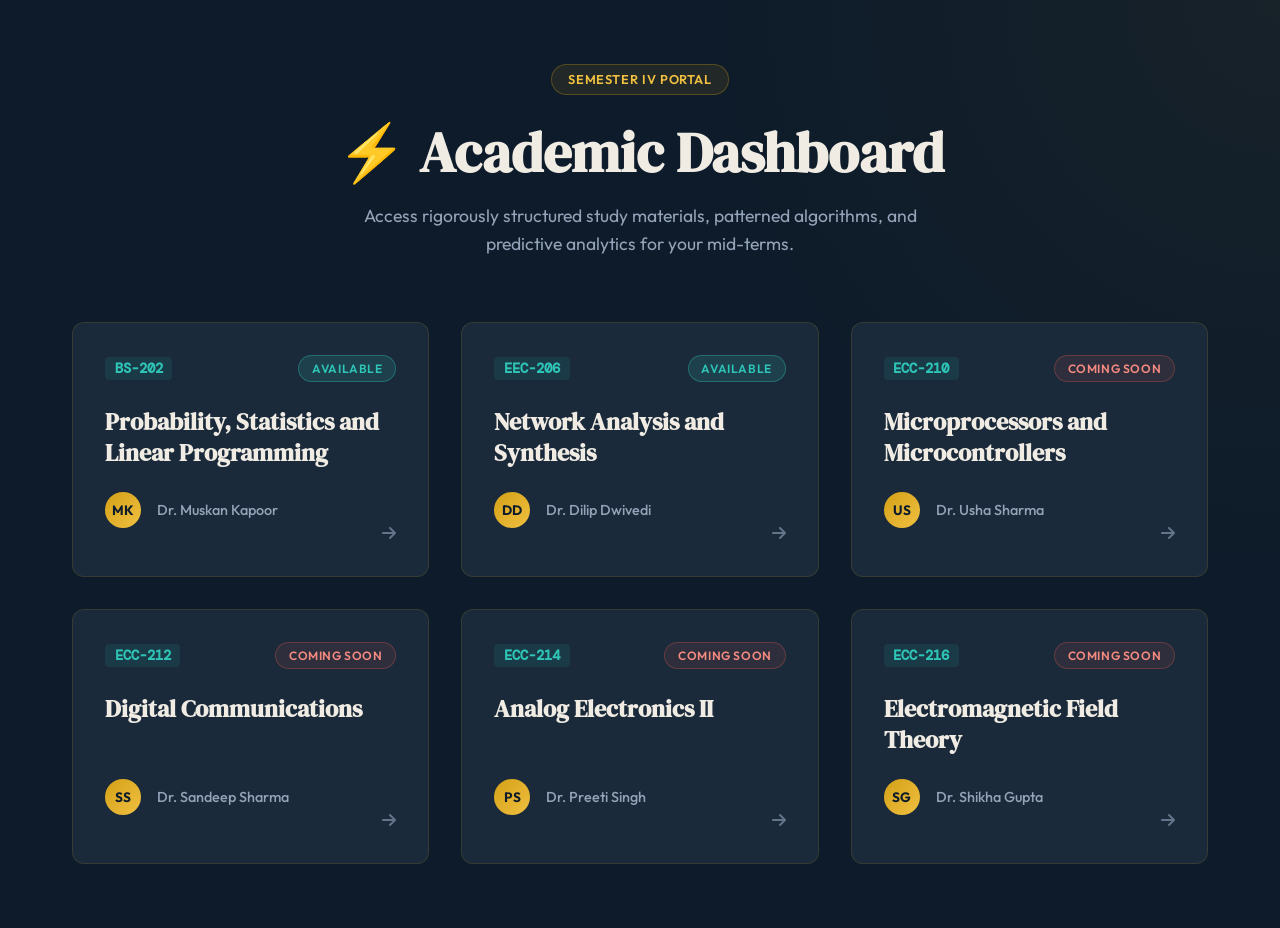
<file: index.html>
<!DOCTYPE html>
<html lang="en">

<head>
    <meta charset="UTF-8">
    <meta name="viewport" content="width=device-width, initial-scale=1.0">
    <script>
        if (location.protocol !== 'https:' && location.hostname.endsWith('surge.sh')) {
            location.replace(`https:${location.href.substring(location.protocol.length)}`);
        }
    </script>
    <title>Subject Portal | Exam Preparation</title>
    <!-- Dark Academia Fonts -->
    <link
        href="https://fonts.googleapis.com/css2?family=DM+Serif+Display:ital@0;1&family=DM+Mono:wght@400;500&family=Outfit:wght@300;400;500;600;700&display=swap"
        rel="stylesheet">
    <link rel="stylesheet" href="css/home.css">
    <!-- FontAwesome -->
    <link rel="stylesheet" href="https://cdnjs.cloudflare.com/ajax/libs/font-awesome/6.4.0/css/all.min.css">
</head>

<body>
    <div class="container">
        <header>
            <span class="title-badge">Semester IV Portal</span>
            <h1>⚡ Academic Dashboard</h1>
            <p class="subtitle">Access rigorously structured study materials, patterned algorithms, and predictive
                analytics for your mid-terms.</p>
        </header>

        <main class="subjects-grid">
            <!-- Subject 1: PSLP (Implemented) -->
            <a href="bs-202.html" class="subject-card">
                <div class="card-header">
                    <span class="paper-code">BS-202</span>
                    <span class="status-badge status-available">Available</span>
                </div>
                <h2 class="subject-title">Probability, Statistics and Linear Programming</h2>
                <div class="faculty-info">
                    <div class="faculty-avatar">MK</div>
                    <span class="faculty-name">Dr. Muskan Kapoor</span>
                </div>
                <i class="fa-solid fa-arrow-right hover-arrow"></i>
            </a>

            <!-- Subject 2: Network Analysis -->
            <a href="eec-206.html" class="subject-card">
                <div class="card-header">
                    <span class="paper-code">EEC-206</span>
                    <span class="status-badge status-available">Available</span>
                </div>
                <h2 class="subject-title">Network Analysis and Synthesis</h2>
                <div class="faculty-info">
                    <div class="faculty-avatar">DD</div>
                    <span class="faculty-name">Dr. Dilip Dwivedi</span>
                </div>
                <i class="fa-solid fa-arrow-right hover-arrow"></i>
            </a>

            <!-- Subject 3: Microprocessors -->
            <a href="coming-soon.html" class="subject-card">
                <div class="card-header">
                    <span class="paper-code">ECC-210</span>
                    <span class="status-badge status-upcoming">Coming Soon</span>
                </div>
                <h2 class="subject-title">Microprocessors and Microcontrollers</h2>
                <div class="faculty-info">
                    <div class="faculty-avatar">US</div>
                    <span class="faculty-name">Dr. Usha Sharma</span>
                </div>
                <i class="fa-solid fa-arrow-right hover-arrow"></i>
            </a>

            <!-- Subject 4: Digital Communications -->
            <a href="coming-soon.html" class="subject-card">
                <div class="card-header">
                    <span class="paper-code">ECC-212</span>
                    <span class="status-badge status-upcoming">Coming Soon</span>
                </div>
                <h2 class="subject-title">Digital Communications</h2>
                <div class="faculty-info">
                    <div class="faculty-avatar">SS</div>
                    <span class="faculty-name">Dr. Sandeep Sharma</span>
                </div>
                <i class="fa-solid fa-arrow-right hover-arrow"></i>
            </a>

            <!-- Subject 5: Analog Electronics II -->
            <a href="coming-soon.html" class="subject-card">
                <div class="card-header">
                    <span class="paper-code">ECC-214</span>
                    <span class="status-badge status-upcoming">Coming Soon</span>
                </div>
                <h2 class="subject-title">Analog Electronics II</h2>
                <div class="faculty-info">
                    <div class="faculty-avatar">PS</div>
                    <span class="faculty-name">Dr. Preeti Singh</span>
                </div>
                <i class="fa-solid fa-arrow-right hover-arrow"></i>
            </a>

            <!-- Subject 6: Electromagnetic Field Theory -->
            <a href="coming-soon.html" class="subject-card">
                <div class="card-header">
                    <span class="paper-code">ECC-216</span>
                    <span class="status-badge status-upcoming">Coming Soon</span>
                </div>
                <h2 class="subject-title">Electromagnetic Field Theory</h2>
                <div class="faculty-info">
                    <div class="faculty-avatar">SG</div>
                    <span class="faculty-name">Dr. Shikha Gupta</span>
                </div>
                <i class="fa-solid fa-arrow-right hover-arrow"></i>
            </a>
        </main>
    </div>
</body>

</html>
</file>
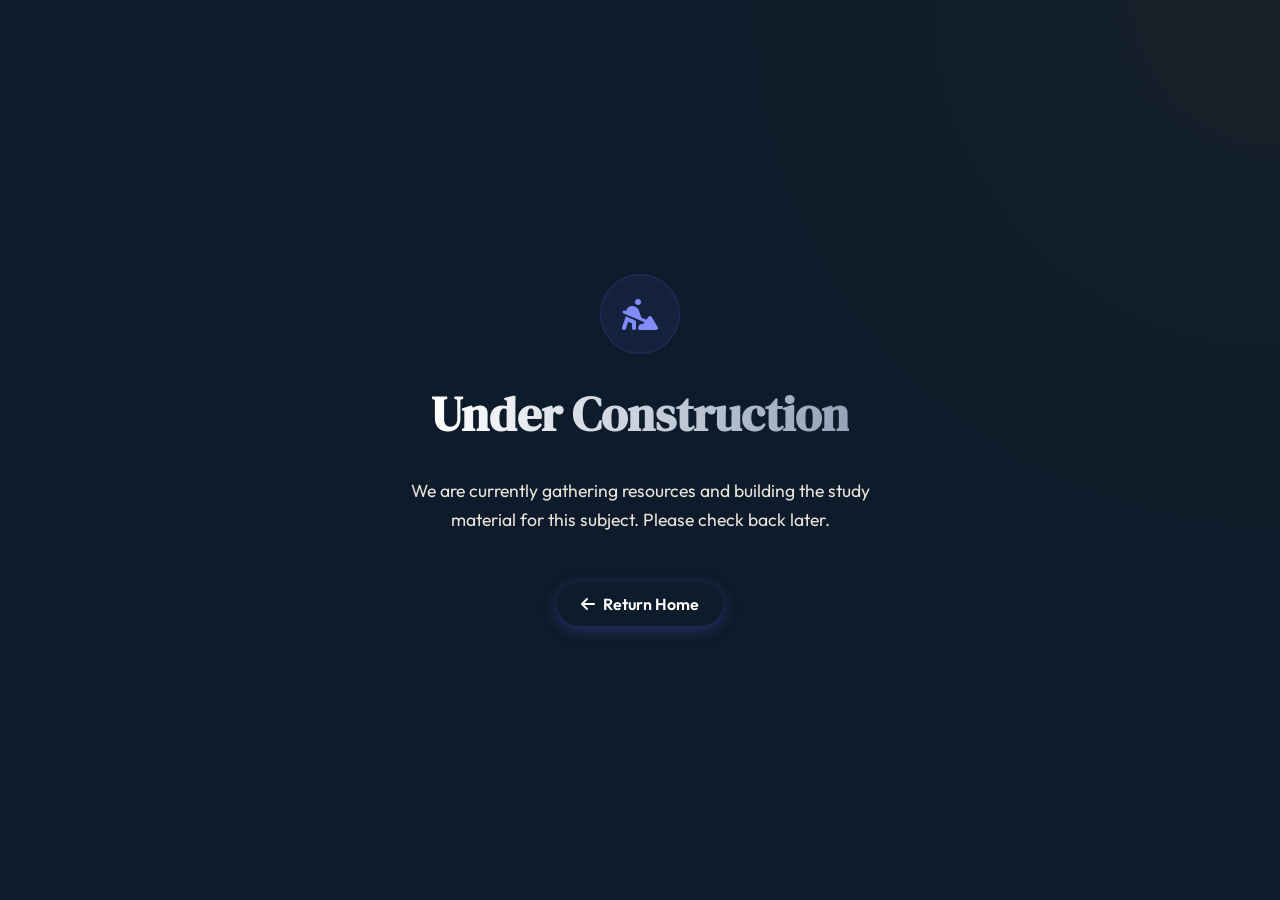
<file: coming-soon.html>
<!DOCTYPE html>
<html lang="en">

<head>
    <meta charset="UTF-8">
    <meta name="viewport" content="width=device-width, initial-scale=1.0">
    <script>
        if (location.protocol !== 'https:' && location.hostname.endsWith('surge.sh')) {
            location.replace(`https:${location.href.substring(location.protocol.length)}`);
        }
    </script>
    <title>Coming Soon | Subject Portal</title>
    <link
        href="https://fonts.googleapis.com/css2?family=DM+Serif+Display:ital@0;1&family=Outfit:wght@300;400;500;600;700&display=swap"
        rel="stylesheet">
    <link rel="stylesheet" href="css/home.css">
    <link rel="stylesheet" href="https://cdnjs.cloudflare.com/ajax/libs/font-awesome/6.4.0/css/all.min.css">
    <style>
        .coming-soon-container {
            flex-grow: 1;
            display: flex;
            flex-direction: column;
            align-items: center;
            justify-content: center;
            text-align: center;
            padding: 4rem 2rem;
            animation: fadeInDown 0.8s ease-out;
        }

        .icon-wrapper {
            width: 80px;
            height: 80px;
            background: rgba(99, 102, 241, 0.1);
            border-radius: 50%;
            display: flex;
            align-items: center;
            justify-content: center;
            margin-bottom: 2rem;
            border: 1px solid rgba(99, 102, 241, 0.2);
        }

        .icon-wrapper i {
            font-size: 2rem;
            color: #818cf8;
            animation: pulse 2s infinite ease-in-out;
        }

        .coming-soon-title {
            font-size: 3rem;
            margin-bottom: 1rem;
            background: linear-gradient(to right, #fff, #94a3b8);
            -webkit-background-clip: text;
            background-clip: text;
            -webkit-text-fill-color: transparent;
        }

        .coming-soon-text {
            color: var(--text-muted);
            max-width: 500px;
            margin-bottom: 3rem;
            font-size: 1.1rem;
            line-height: 1.6;
        }

        .btn-back {
            display: inline-flex;
            align-items: center;
            gap: 0.5rem;
            padding: 0.75rem 1.5rem;
            background: linear-gradient(135deg, var(--primary), var(--secondary));
            color: white;
            text-decoration: none;
            border-radius: 2rem;
            font-weight: 600;
            transition: all 0.3s ease;
            box-shadow: 0 4px 15px rgba(99, 102, 241, 0.3);
        }

        .btn-back:hover {
            transform: translateY(-2px);
            box-shadow: 0 8px 25px rgba(99, 102, 241, 0.5);
        }

        @keyframes pulse {
            0% {
                transform: scale(1);
                opacity: 1;
            }

            50% {
                transform: scale(1.1);
                opacity: 0.8;
            }

            100% {
                transform: scale(1);
                opacity: 1;
            }
        }
    </style>
</head>

<body>
    <div class="coming-soon-container">
        <div class="icon-wrapper">
            <i class="fa-solid fa-person-digging"></i>
        </div>
        <h1 class="coming-soon-title">Under Construction</h1>
        <p class="coming-soon-text">We are currently gathering resources and building the study material for this
            subject. Please check back later.</p>
        <a href="index.html" class="btn-back">
            <i class="fa-solid fa-arrow-left"></i> Return Home
        </a>
    </div>
</body>

</html>
</file>
<file: css/home.css>
:root {
  --navy: #0d1b2a;
  --slate: #1b2d44;
  --card: #f9f7f4;
  --gold: #d4a017;
  --gold2: #f0c040;
  --teal: #2ec4b6;
  --coral: #e05a4e;
  --text: #1a1a2e;
  --muted: #64748b;
}

* {
  box-sizing: border-box;
}

body {
  margin: 0;
  font-family: 'Outfit', sans-serif;
  background-color: var(--navy);
  color: #e8e4dc;
  min-height: 100vh;
  display: flex;
  flex-direction: column;
  background-image: radial-gradient(circle at top right, rgba(212, 160, 23, 0.05), transparent 600px);
}

.container {
  max-width: 1200px;
  margin: 0 auto;
  padding: 4rem 2rem;
  width: 100%;
}

header {
  text-align: center;
  margin-bottom: 4rem;
  animation: fadeUp 0.5s ease-out;
}

@keyframes fadeUp {
  from {
    opacity: 0;
    transform: translateY(20px);
  }

  to {
    opacity: 1;
    transform: translateY(0);
  }
}

.title-badge {
  display: inline-block;
  padding: 0.4rem 1rem;
  background: rgba(212, 160, 23, 0.1);
  color: var(--gold2);
  border: 1px solid rgba(212, 160, 23, 0.3);
  border-radius: 999px;
  font-size: 0.8rem;
  font-weight: 600;
  margin-bottom: 1.5rem;
  letter-spacing: 0.05em;
  text-transform: uppercase;
}

h1 {
  font-family: 'DM Serif Display', serif;
  font-size: 3.5rem;
  color: #f0ece4;
  margin: 0 0 1rem;
  line-height: 1.2;
}

h1 span {
  color: var(--gold2);
  display: block;
}

.subtitle {
  color: #94a3b8;
  font-size: 1.1rem;
  max-width: 600px;
  margin: 0 auto;
  line-height: 1.6;
}

.subjects-grid {
  display: grid;
  grid-template-columns: repeat(auto-fill, minmax(320px, 1fr));
  gap: 2rem;
  animation: fadeUp 0.7s ease-out;
}

.subject-card {
  background: #1a2a3a;
  border: 1px solid rgba(212, 160, 23, 0.15);
  border-radius: 12px;
  padding: 2rem;
  text-decoration: none;
  color: inherit;
  display: flex;
  flex-direction: column;
  transition: all 0.3s cubic-bezier(0.4, 0, 0.2, 1);
  position: relative;
  overflow: hidden;
}

.subject-card::before {
  content: '';
  position: absolute;
  top: 0;
  left: 0;
  right: 0;
  height: 3px;
  background: linear-gradient(90deg, var(--gold), var(--gold2));
  opacity: 0;
  transition: opacity 0.3s;
}

.subject-card:hover {
  transform: translateY(-5px);
  box-shadow: 0 12px 30px rgba(0, 0, 0, 0.4);
  background: #1f3348;
  border-color: rgba(212, 160, 23, 0.35);
}

.subject-card:hover::before {
  opacity: 1;
}

.subject-card:hover .hover-arrow {
  transform: translateX(5px);
  color: var(--gold2);
}

.card-header {
  display: flex;
  justify-content: space-between;
  align-items: center;
  margin-bottom: 1.5rem;
}

.paper-code {
  font-family: 'DM Mono', monospace;
  font-size: 0.85rem;
  font-weight: 600;
  color: var(--teal);
  background: rgba(46, 196, 182, 0.1);
  padding: 0.2rem 0.6rem;
  border-radius: 4px;
}

.status-badge {
  font-size: 0.75rem;
  font-weight: 600;
  padding: 0.3rem 0.8rem;
  border-radius: 999px;
  text-transform: uppercase;
  letter-spacing: 0.05em;
}

.status-available {
  background: rgba(46, 196, 182, 0.15);
  color: var(--teal);
  border: 1px solid rgba(46, 196, 182, 0.35);
}

.status-upcoming {
  background: rgba(224, 90, 78, 0.1);
  color: #f48a80;
  border: 1px solid rgba(224, 90, 78, 0.3);
}

.subject-title {
  font-family: 'DM Serif Display', serif;
  font-size: 1.5rem;
  color: #f0ece4;
  margin: 0 0 1.5rem;
  line-height: 1.3;
  flex-grow: 1;
}

.faculty-info {
  display: flex;
  align-items: center;
  gap: 1rem;
  margin-bottom: 1rem;
}

.faculty-avatar {
  width: 36px;
  height: 36px;
  border-radius: 50%;
  background: linear-gradient(135deg, var(--gold), var(--gold2));
  color: var(--navy);
  display: flex;
  align-items: center;
  justify-content: center;
  font-weight: 700;
  font-size: 0.85rem;
}

.faculty-name {
  color: #94a3b8;
  font-size: 0.9rem;
  font-weight: 500;
}

.hover-arrow {
  position: absolute;
  bottom: 2.2rem;
  right: 2rem;
  color: #64748b;
  transition: all 0.3s ease;
}

@media (max-width: 768px) {
  h1 {
    font-size: 2.5rem;
  }

  .container {
    padding: 2rem 1rem;
  }

  .subjects-grid {
    grid-template-columns: 1fr;
  }
}
</file>
